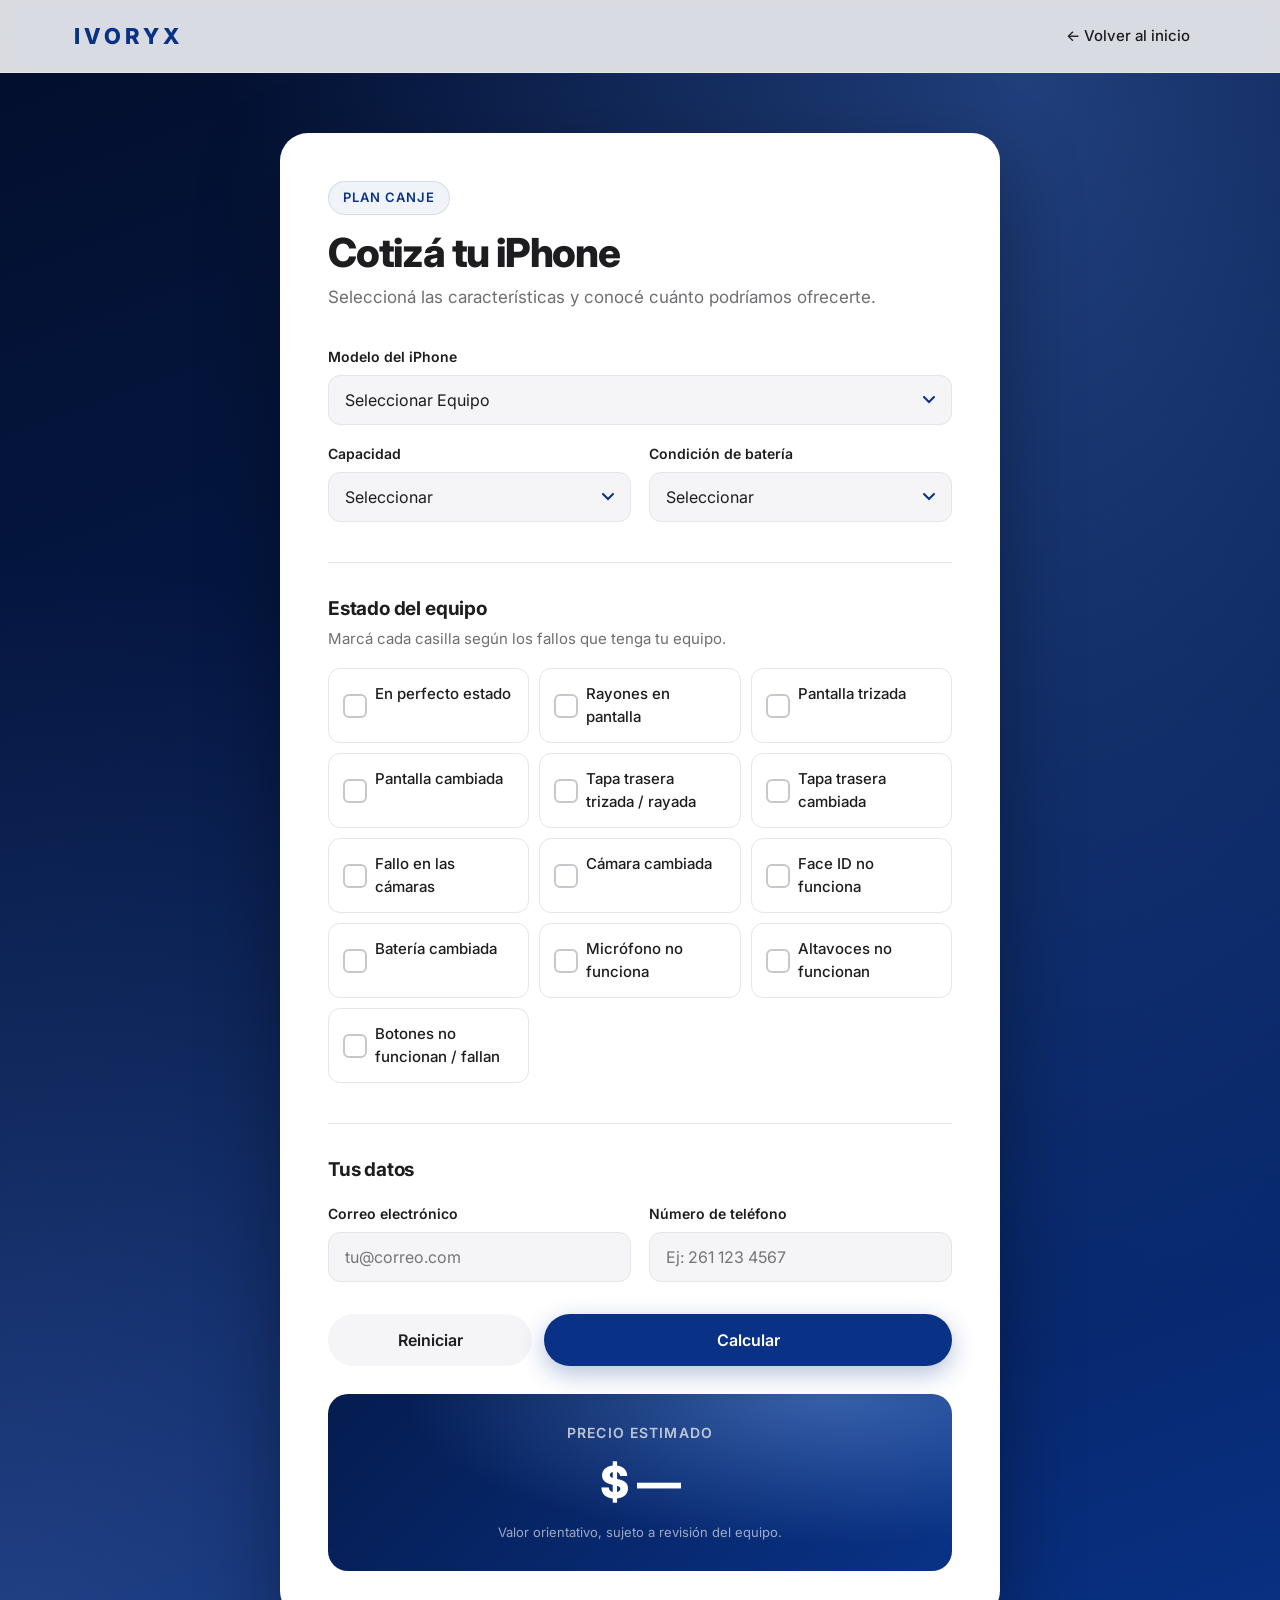
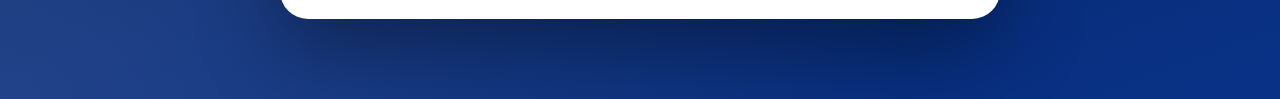
<file: cotizador.html>
<!DOCTYPE html>
<html lang="es">
<head>
  <meta charset="UTF-8" />
  <meta name="viewport" content="width=device-width, initial-scale=1.0" />
  <title>Cotizá tu iPhone | Ivoryx</title>
  <meta name="theme-color" content="#093287" />
  <link rel="preconnect" href="https://fonts.googleapis.com">
  <link rel="preconnect" href="https://fonts.gstatic.com" crossorigin>
  <link href="https://fonts.googleapis.com/css2?family=Inter:wght@400;500;600;700;800&display=swap" rel="stylesheet">
  <link rel="stylesheet" href="cotizacion.css" />
</head>
<body>

  <header class="header">
    <nav class="barra">
      <a href="index.html" class="titulo">IVORYX</a>
      <a href="index.html" class="volver">&#8592; Volver al inicio</a>
    </nav>
  </header>


  <section class="cotizadorBox">
    <div class="cotizadorContenido">
      <span class="etiqueta">Plan canje</span>
      <h2>Cotizá tu iPhone</h2>
      <p class="subtitulo">Seleccioná las características y conocé cuánto podríamos ofrecerte.</p>

      <form action="">
        <div class="campos">
          <label class="campo">
            <span>Modelo del iPhone</span>
            <select name="modelo">
              <option>Seleccionar Equipo</option>
              <option>iPhone 12</option>
              <option>iPhone 12 Pro</option>
              <option>iPhone 12 Pro Max</option>
              <option>iPhone 13</option>
              <option>iPhone 13 Pro</option>
              <option>iPhone 13 Pro Max</option>
              <option>iPhone 14</option>
              <option>iPhone 14 Plus</option>
              <option>iPhone 14 Pro</option>
              <option>iPhone 14 Pro Max</option>
              <option>iPhone 15</option>
              <option>iPhone 15 Plus</option>
              <option>iPhone 15 Pro</option>
              <option>iPhone 15 Pro Max</option>
              <option>iPhone 16</option>
              <option>iPhone 16E</option>
              <option>iPhone 16 Plus</option>
              <option>iPhone 16 Pro</option>
              <option>iPhone 16 Pro Max</option>
              <option>iPhone 17</option>
              <option>iPhone 17 Air</option>
              <option>iPhone 17 Pro</option>
              <option>iPhone 17 Pro Max</option>
            </select>
          </label>

          <label class="campo">
            <span>Capacidad</span>
            <select name="capacidad">
              <option>Seleccionar</option>
              <option>64 GB</option>
              <option>128 GB</option>
              <option>256 GB</option>
              <option>512 GB</option>
            </select>
          </label>

          <label class="campo">
            <span>Condición de batería</span>
            <select name="bateria">
              <option>Seleccionar</option>
              <option>100%</option>
              <option>95%-99%</option>
              <option>90%-94%</option>
              <option>85%-89%</option>
              <option>80%-84%</option>
              <option>Menos de 79%</option>
            </select>
          </label>
        </div>

        <h3>Estado del equipo</h3>
        <p class="ayuda">Marcá cada casilla según los fallos que tenga tu equipo.</p>

        <div class="estadoCotizacion">
          <div class="checkboxCotizacion">
            <input type="checkbox" id="perfectoEstado">
            <label for="perfectoEstado">En perfecto estado</label>
          </div>
          <div class="checkboxCotizacion">
            <input type="checkbox" id="rayonesPantalla">
            <label for="rayonesPantalla">Rayones en pantalla</label>
          </div>
          <div class="checkboxCotizacion">
            <input type="checkbox" id="pantallaTrizada">
            <label for="pantallaTrizada">Pantalla trizada</label>
          </div>
          <div class="checkboxCotizacion">
            <input type="checkbox" id="pantallaCambiada">
            <label for="pantallaCambiada">Pantalla cambiada</label>
          </div>
          <div class="checkboxCotizacion">
            <input type="checkbox" id="tapaTrizada">
            <label for="tapaTrizada">Tapa trasera trizada / rayada</label>
          </div>
          <div class="checkboxCotizacion">
            <input type="checkbox" id="tapaCambiada">
            <label for="tapaCambiada">Tapa trasera cambiada</label>
          </div>
          <div class="checkboxCotizacion">
            <input type="checkbox" id="falloCamaras">
            <label for="falloCamaras">Fallo en las cámaras</label>
          </div>
          <div class="checkboxCotizacion">
            <input type="checkbox" id="camaraCambiada">
            <label for="camaraCambiada">Cámara cambiada</label>
          </div>
          <div class="checkboxCotizacion">
            <input type="checkbox" id="faceidNo">
            <label for="faceidNo">Face ID no funciona</label>
          </div>
          <div class="checkboxCotizacion">
            <input type="checkbox" id="bateriaCambiada">
            <label for="bateriaCambiada">Batería cambiada</label>
          </div>
          <div class="checkboxCotizacion">
            <input type="checkbox" id="microfonoNO">
            <label for="microfonoNO">Micrófono no funciona</label>
          </div>
          <div class="checkboxCotizacion">
            <input type="checkbox" id="altavozNO">
            <label for="altavozNO">Altavoces no funcionan</label>
          </div>
          <div class="checkboxCotizacion">
            <input type="checkbox" id="botonesNO">
            <label for="botonesNO">Botones no funcionan / fallan</label>
          </div>
        </div>

        <h3>Tus datos</h3>
        <div class="campos camposDatos">
          <label class="campo">
            <span>Correo electrónico</span>
            <input type="email" name="email" placeholder="tu@correo.com">
          </label>
          <label class="campo">
            <span>Número de teléfono</span>
            <input type="text" name="telefono" placeholder="Ej: 261 123 4567">
          </label>
        </div>

        <div class="botones">
          <button type="reset">Reiniciar</button>
          <button type="submit">Calcular</button>
        </div>
      </form>

      <div id="resultadoCotizacion">
        <h3>Precio estimado</h3>
        <p id="precioFinal">$ —</p>
        <small>Valor orientativo, sujeto a revisión del equipo.</small>
      </div>
    </div>
  </section>

  <script src="cotizador.js"></script>
</body>
</html>
</file>
<file: cotizacion.css>
:root {
  --azul: #093287;
  --azulOscuro: #051c4f;
  --azulNoche: #030f2e;
  --azulClaro: #4374CC;
  --celeste: #7fb2ff;
  --texto: #1d1d1f;
  --gris: #6e6e73;
  --grisClaro: #f5f5f7;
  --borde: #e5e5ea;
  --blanco: #ffffff;
}

* {
  margin: 0;
  padding: 0;
  box-sizing: border-box;
}

body {
  font-family: "Inter", -apple-system, BlinkMacSystemFont, "SF Pro Display",
    "Segoe UI", Roboto, Helvetica, Arial, sans-serif;
  color: var(--texto);
  background: var(--azulNoche);
  line-height: 1.5;
  -webkit-font-smoothing: antialiased;
}


/* ================= Barra ================= */
.header {
  position: sticky;
  top: 0;
  z-index: 1000;
  background: rgba(255, 255, 255, 0.85);
  backdrop-filter: saturate(180%) blur(18px);
  -webkit-backdrop-filter: saturate(180%) blur(18px);
  border-bottom: 1px solid var(--borde);
}

.barra {
  display: flex;
  justify-content: space-between;
  align-items: center;
  height: 72px;
  max-width: 1180px;
  margin: 0 auto;
  padding: 0 24px;
}

.titulo {
  color: var(--azul);
  font-size: 22px;
  font-weight: 800;
  letter-spacing: 0.18em;
  text-decoration: none;
}

.volver {
  color: var(--texto);
  text-decoration: none;
  font-size: 15px;
  font-weight: 500;
  padding: 8px 16px;
  border-radius: 999px;
  transition: background-color 0.25s ease, color 0.25s ease;
}

.volver:hover {
  background: var(--grisClaro);
  color: var(--azul);
}


/* ================= Cotizador ================= */
.cotizadorBox {
  min-height: calc(100vh - 72px);
  display: flex;
  justify-content: center;
  align-items: flex-start;
  padding: 60px 20px 80px;
  background:
    radial-gradient(ellipse at 80% 0%, rgba(67, 116, 204, 0.45), transparent 55%),
    radial-gradient(ellipse at 0% 100%, rgba(113, 145, 219, 0.25), transparent 50%),
    linear-gradient(160deg, var(--azulNoche), var(--azulOscuro) 50%, var(--azul));
}

.cotizadorContenido {
  background: var(--blanco);
  max-width: 720px;
  width: 100%;
  padding: 48px;
  border-radius: 28px;
  box-shadow: 0 30px 80px rgba(0, 0, 0, 0.35);
}

.etiqueta {
  display: inline-block;
  font-size: 13px;
  font-weight: 600;
  letter-spacing: 0.08em;
  text-transform: uppercase;
  color: var(--azul);
  background: rgba(9, 50, 135, 0.06);
  border: 1px solid rgba(9, 50, 135, 0.12);
  padding: 6px 14px;
  border-radius: 999px;
  margin-bottom: 16px;
}

.cotizadorContenido h2 {
  font-size: clamp(30px, 5vw, 40px);
  font-weight: 800;
  letter-spacing: -0.03em;
  line-height: 1.1;
}

.subtitulo {
  margin: 10px 0 36px;
  color: var(--gris);
  font-size: 17px;
}

.cotizadorContenido h3 {
  font-size: 19px;
  font-weight: 700;
  letter-spacing: -0.01em;
  margin-top: 40px;
  padding-top: 32px;
  border-top: 1px solid var(--borde);
}

.ayuda {
  color: var(--gris);
  font-size: 15px;
  margin: 4px 0 18px;
}


/* Campos */
.campos {
  display: grid;
  grid-template-columns: 1fr 1fr;
  gap: 18px;
}

.campos .campo:first-child {
  grid-column: 1 / -1;
}

.camposDatos {
  margin-top: 18px;
}

.camposDatos .campo:first-child {
  grid-column: auto;
}

.campo span {
  display: block;
  font-size: 14px;
  font-weight: 600;
  margin-bottom: 8px;
}

select,
input[type="email"],
input[type="text"] {
  width: 100%;
  padding: 14px 16px;
  border-radius: 12px;
  border: 1px solid var(--borde);
  background-color: var(--grisClaro);
  color: var(--texto);
  font-family: inherit;
  font-size: 16px;
  outline: none;
  transition: border-color 0.2s ease, box-shadow 0.2s ease, background-color 0.2s ease;
}

select {
  appearance: none;
  -webkit-appearance: none;
  cursor: pointer;
  padding-right: 44px;
  background-image: url("data:image/svg+xml,%3Csvg xmlns='http://www.w3.org/2000/svg' width='12' height='8' viewBox='0 0 12 8'%3E%3Cpath d='M1 1l5 5 5-5' fill='none' stroke='%23093287' stroke-width='2' stroke-linecap='round'/%3E%3C/svg%3E");
  background-repeat: no-repeat;
  background-position: right 16px center;
}

select:focus,
input[type="email"]:focus,
input[type="text"]:focus {
  border-color: var(--azulClaro);
  background-color: var(--blanco);
  box-shadow: 0 0 0 4px rgba(67, 116, 204, 0.15);
}


/* Casillas de estado */
.estadoCotizacion {
  display: grid;
  grid-template-columns: repeat(auto-fit, minmax(200px, 1fr));
  gap: 10px;
}

.checkboxCotizacion input[type="checkbox"] {
  position: absolute;
  opacity: 0;
  pointer-events: none;
}

.checkboxCotizacion label {
  position: relative;
  display: block;
  height: 100%;
  cursor: pointer;
  font-size: 15px;
  font-weight: 500;
  padding: 14px 14px 14px 46px;
  border-radius: 12px;
  border: 1px solid var(--borde);
  background: var(--blanco);
  transition: border-color 0.2s ease, background-color 0.2s ease;
}

.checkboxCotizacion label:hover {
  border-color: rgba(9, 50, 135, 0.3);
}

.checkboxCotizacion label::before {
  content: "";
  position: absolute;
  left: 14px;
  top: 50%;
  transform: translateY(-50%);
  width: 20px;
  height: 20px;
  border-radius: 6px;
  border: 2px solid #c7c7cc;
  background: var(--blanco);
  transition: background-color 0.2s ease, border-color 0.2s ease;
}

.checkboxCotizacion label::after {
  content: "";
  position: absolute;
  left: 21px;
  top: 50%;
  width: 6px;
  height: 11px;
  border: solid var(--blanco);
  border-width: 0 2px 2px 0;
  transform: translateY(-60%) rotate(45deg) scale(0);
  transition: transform 0.2s ease;
}

.checkboxCotizacion input:checked + label {
  border-color: var(--azul);
  background: rgba(9, 50, 135, 0.05);
  color: var(--azul);
}

.checkboxCotizacion input:checked + label::before {
  background: var(--azul);
  border-color: var(--azul);
}

.checkboxCotizacion input:checked + label::after {
  transform: translateY(-60%) rotate(45deg) scale(1);
}

.checkboxCotizacion input:focus-visible + label {
  box-shadow: 0 0 0 4px rgba(67, 116, 204, 0.2);
}


/* Botones */
.botones {
  display: grid;
  grid-template-columns: 1fr 2fr;
  gap: 12px;
  margin-top: 32px;
}

button {
  padding: 16px;
  border-radius: 999px;
  border: none;
  cursor: pointer;
  font-family: inherit;
  font-size: 16px;
  font-weight: 600;
  transition: transform 0.2s ease, background-color 0.2s ease, box-shadow 0.2s ease;
}

button:hover {
  transform: translateY(-2px);
}

button[type="submit"] {
  background: var(--azul);
  color: var(--blanco);
  box-shadow: 0 8px 24px rgba(9, 50, 135, 0.3);
}

button[type="submit"]:hover {
  background: #0b3ea6;
}

button[type="reset"] {
  background: var(--grisClaro);
  color: var(--texto);
}

button[type="reset"]:hover {
  background: var(--borde);
}


/* Resultado */
#resultadoCotizacion {
  margin-top: 28px;
  padding: 28px;
  border-radius: 20px;
  text-align: center;
  color: var(--blanco);
  background:
    radial-gradient(ellipse at 80% 0%, rgba(127, 178, 255, 0.4), transparent 60%),
    linear-gradient(135deg, var(--azulOscuro), var(--azul));
}

#resultadoCotizacion h3 {
  margin: 0;
  padding: 0;
  border: none;
  font-size: 14px;
  font-weight: 600;
  letter-spacing: 0.08em;
  text-transform: uppercase;
  color: rgba(255, 255, 255, 0.7);
}

#precioFinal {
  font-size: clamp(30px, 6vw, 44px);
  font-weight: 800;
  letter-spacing: -0.02em;
  margin: 6px 0 4px;
}

#resultadoCotizacion small {
  font-size: 13px;
  color: rgba(255, 255, 255, 0.6);
}


@media (max-width: 600px) {
  .cotizadorBox {
    padding: 24px 12px 48px;
  }

  .cotizadorContenido {
    padding: 28px 20px;
    border-radius: 22px;
  }

  .campos,
  .botones {
    grid-template-columns: 1fr;
  }

  .botones button[type="submit"] {
    order: -1;
  }

  .volver {
    font-size: 14px;
    padding: 8px 10px;
  }
}
</file>
